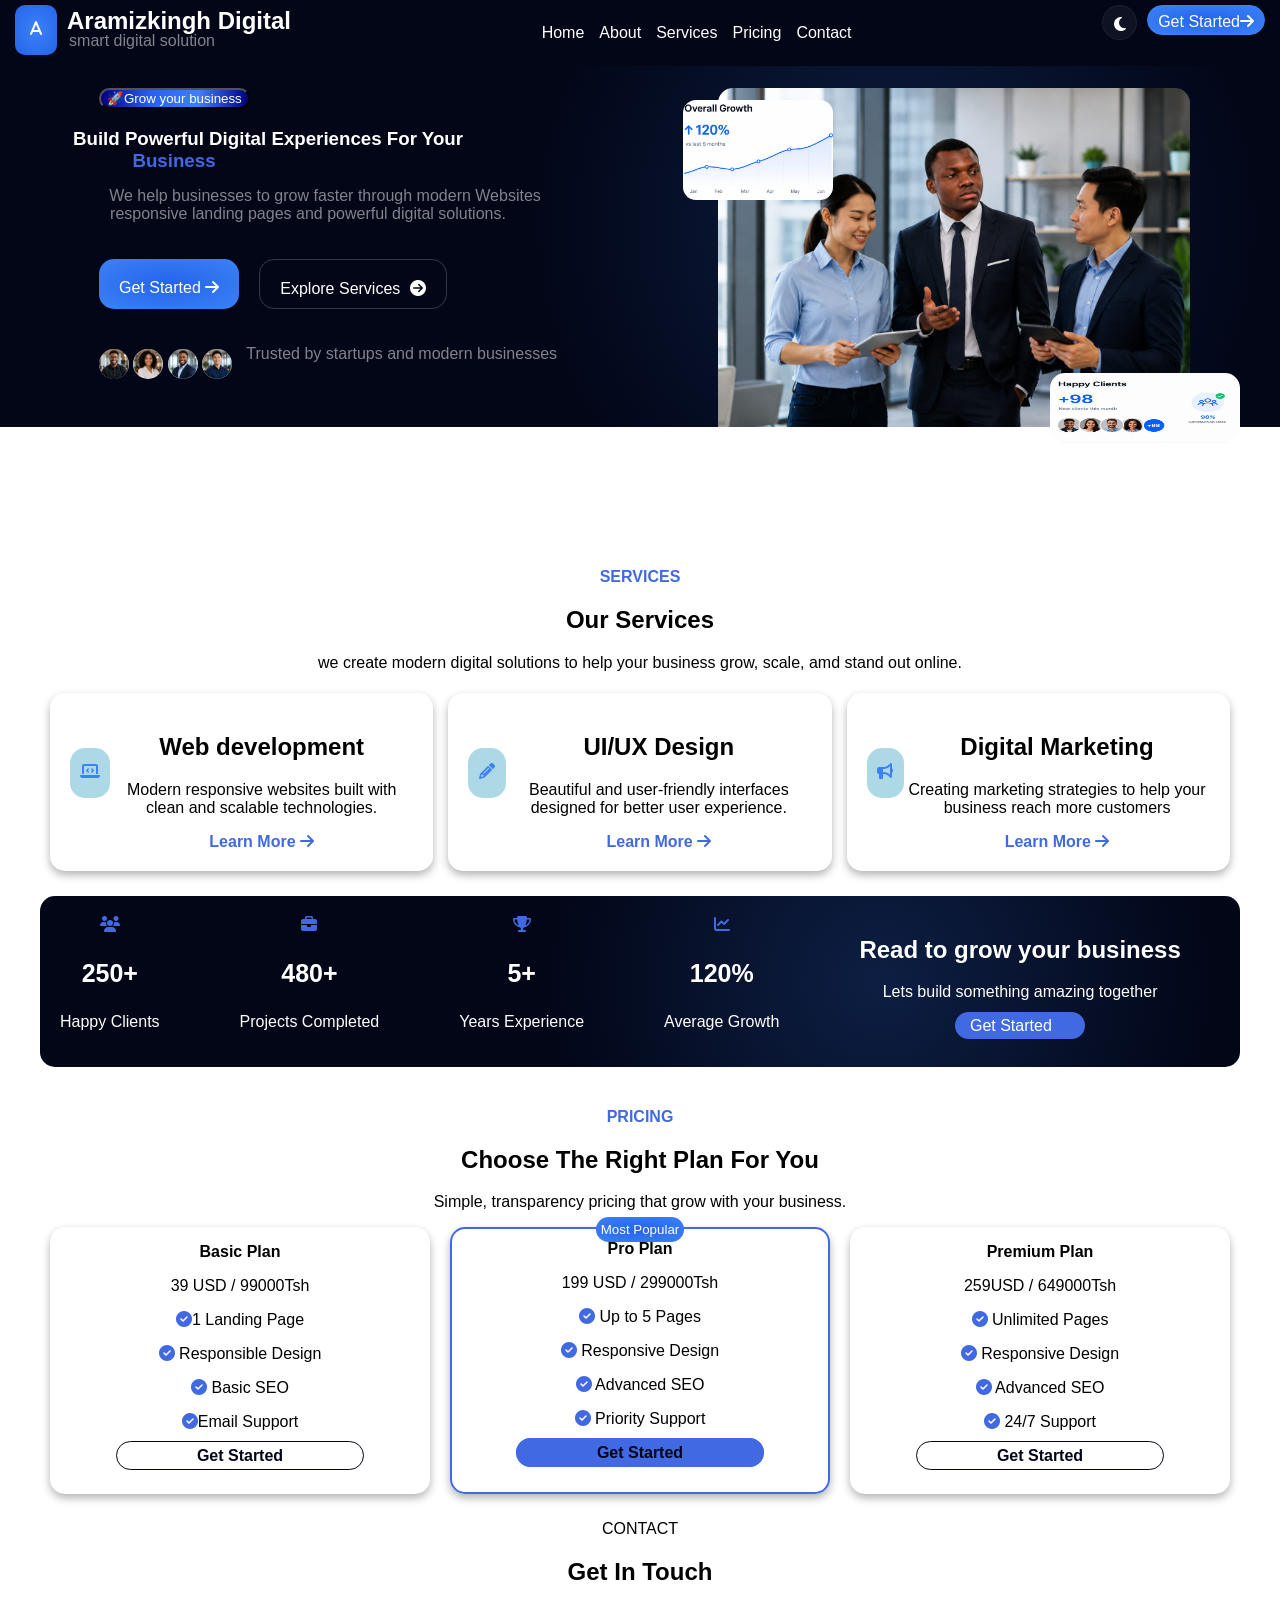
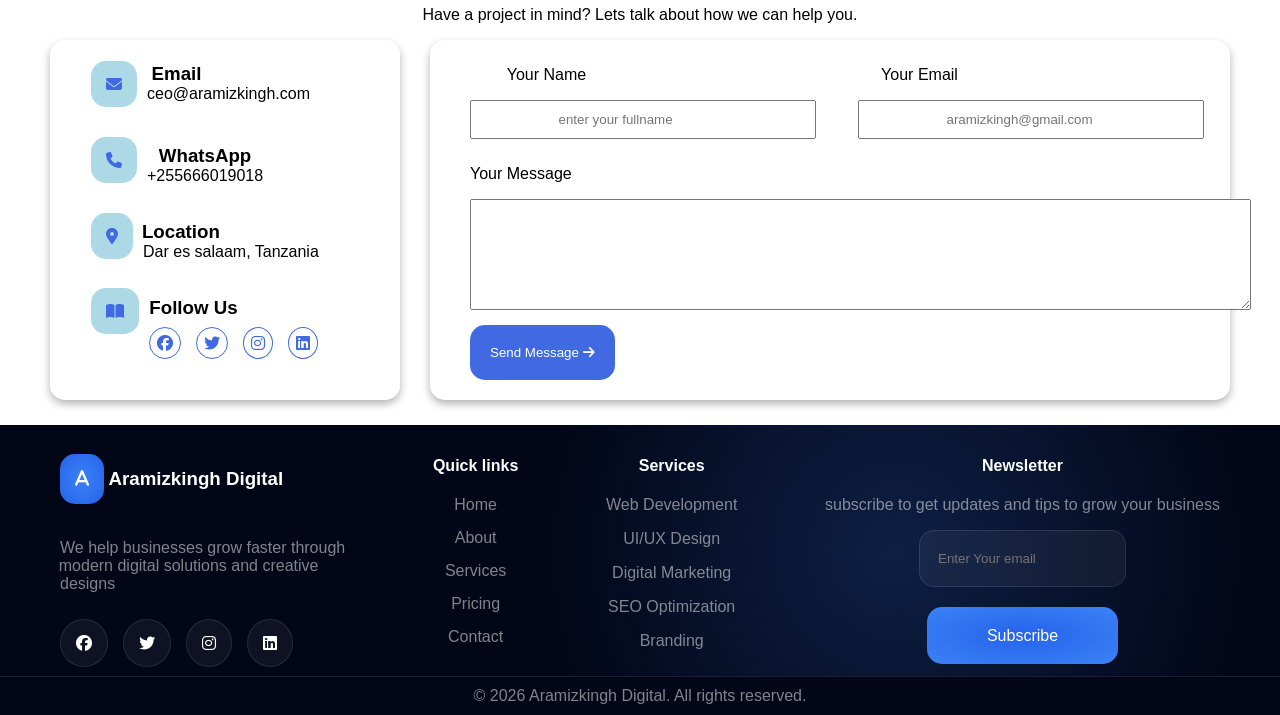
<file: index.html>
<!doctype html>
<html lang="en">
    <head>
        <meta charset="UTF-8">
        <meta name="viewport" content="width=device-width,initial-scale=1.0">
        <title>Aramizkingh Digital</title>
        <link rel="stylesheet" href="style.css">
        <link rel="stylesheet" href="responsive.css">
        <link rel="stylesheet" href="https://cdnjs.cloudflare.com/ajax/libs/font-awesome/6.5.0/css/all.min.css">
        <link href="https://fonts.googleapis.com/css2?family=Poppins:wght@300;400;600;700&display=swap" rel="stylesheet">
    </head>
    <body>
        <!--HEADER-SECTION-->
        <section class="header-section">
            <div class="nav-bar">
                <div id="brand">
                    <div id="brand-icon">
                    <i class="fas fa-a"></i>
                    </div>
                    <div id="brand-name">
                        <h2>Aramizkingh Digital</h2>
                        <p>smart digital solution</p>
                    </div>
                </div>
                <div id="nav-links">
                    <a href="#hero-section">Home</a>
                    <a href="#hero-section">About</a>
                    <a href="#services">Services</a>
                    <a href="#pricing-section">Pricing</a>
                    <a href="#contact-section">Contact</a>
                </div>
                <div id="nav-button">
                    <div id="moon-icon">
                    <i class="fas fa-moon"></i>
                    </div>
                    <div id="nav-getstartedbutton">
                        <a href="#contact-section">Get Started<i class="fas fa-arrow-right"></i></a>
                    </div>
                </div>
            </div>
            <!--hero section inside header section-->
            <section id="hero-section">
                <div class="photo">
                <img src="image/overall.jpeg" id="overall">
                <img src="image/photo.jpeg" id="profilephoto">
                <img src="image/happyclients.jpeg" id="happyclients">
                </div>
                <div class="hero-content">
                    <button id="grow-business">🚀Grow your business</button>
                    <h1>Build   Powerful   Digital    Experiences  <span id="foryou"> For    Your </span>   <span id="business">Business</span></h1>
                    <p id="hero">We help businesses to grow faster through modern Websites <span id="hero-contentp">  responsive landing pages and powerful digital solutions.</span></p>
                    <div class="hero-buttons">
                        <a href="#contact-section" id="Get-Started">Get Started <i class="fas fa-arrow-right"></i></a>
                        <a href="#services" id="Explore-Services">Explore Services <i class="fas fa-circle-arrow-right"></i></a>
                    </div>
                    <div class="hero-footer">
                        <div class="hero-footerimg">
                        <img src="images/photo2.jpeg" class="image">
                        <img src="images/photo1.jpeg" class="image">
                        <img src="images/photo3.jpeg" class="image">
                        <img src="images/photo4.jpeg" class="image">
                        </div>
                        <div class="hero-footerp">
                        <p id="p">Trusted by startups and modern businesses</p>
                        </div>
                    </div>
                </div>
            </section>
        </section>
        <!--TRUSTED-SECTION-->
        <section class="trusted-section">
            <p>Trusted by startups and morden businesses</p>
            <div class="trusted-company">
                <div id="logipsum">
                    <p><i class="fas fa-cube" id="logipsum"></i> logipsum</p>
                </div>
                <div id="IPSUM">
                    <p><i class="fas fa-gem" id="IPSUM"></i> IPSUM</p>
                </div>
                <div id="logolpsum">
                    <p><i class="fas fa-layer-group" id="logolpsum"></i> logolpsum</p>
                </div>
                <div id="LOGOIPSUM">
                    <p><i class="fas fa-bullseye" id="LOGOIPSUM"></i>LOGOIPSUM</p>
                </div>
                <div id="logopsum">
                    <p><i class="fas fa-link" id="logoipsum"></i>logopsum</p>
                </div>
                <div id="LOGO">
                    <p><i class="fas fa-globe" id="LOGO"></i>LOGO</p>
                </div>
            </div>
        </section>
        <!--SERVICES-SECTION-->
        <section id="services">
            <p><strong>SERVICES</strong></p>
            <h1>Our Services</h1>
            <p id="servicep">we create modern digital solutions to help your business grow, scale, amd stand out online.</p>
            <div class="our-services">
                <div class="services">
                    <div class="service-icon">
                        <i class="fas fa-laptop-code"></i>
                    </div>
                    <div class="service-description">
                        <h2>Web development</h2>
                        <p>Modern responsive websites built with clean and scalable technologies.</p>
                        <a href="https://wa.me/255666019018?text=I+want+to+learn+more+about+web+development" target="_blank" rel="noopener noreferrer">Learn More <i class="fas fa-arrow-right"></i></a>
                    </div>
                </div>
                <div class="services">
                    <div class="service-icon">
                        <i class="fas fa-pencil"></i>
                    </div>
                    <div class="service-description">
                        <h2>UI/UX Design</h2>
                        <p>Beautiful and user-friendly interfaces designed for better user experience.</p>
                        <a href="https://wa.me/255666019018?text=I+want+to+learn+more+about+UI/UX+design" target="_blank" rel="noopener noreferrer">Learn More <i class="fas fa-arrow-right"></i></a>
                    </div>
                </div>
                <div class="services">
                   <div class="service-icon">
                       <i class="fas fa-bullhorn"></i>
                   </div>
                   <div class="service-description">
                       <h2>Digital Marketing</h2>
                       <p>Creating marketing strategies to help your business reach more customers</p>
                       <a href="https://wa.me/255666019018?text=I+want+to+learn+more+about+digitalMarketing" target="_blank" rel="noopener  noreferrer">Learn More <i class="fas fa-arrow-right"></i></a>
                   </div>
                </div>
            </div>
        </section>
        <!--EXPERIENCE-SECTION-->
        <section class="experience-section">
            <div class="experience">
                <div class="happy-clients">
                    <i class="fas fa-users"></i>
                    <p class="value">250+</p>
                    <p>Happy Clients</p>
                </div>
                <div class="projects-completed">
                    <i class="fas fa-briefcase"></i>
                    <p class="value">480+</p>
                    <p>Projects Completed</p>
                </div>
                <div class="years-experience">
                    <i class="fas fa-trophy"></i>
                    <p class="value">5+</p>
                    <p>Years Experience</p>
                </div>
                <div class="average-growth">
                    <i class="fas fa-chart-line"></i>
                    <p class="value">120%</p>
                    <p>Average Growth</p>
                </div>
                <div class="addition-info">
                    <h2>Read to grow your business</h2>
                    <p>Lets build something amazing together</p>
                    <a href="#contact-section" id="getstarted">
                        Get Started <i class="fas fa-arrow-right"></i>
                    </a>
                </div>
            </div>
        </section>
        <!--PRICING-SECTION-->
        <section id="pricing-section">
            <p class="pricing">PRICING</p>
            <h2>Choose The Right Plan For You</h2>
            <p>Simple, transparency pricing that grow with your business.</p>
            <div class="pricing-plans">
                <div class="plan">
                    <div class="basic-plan">
                    <p class="plan-p">Basic Plan</p>
                    <p>39 USD / 99000Tsh</p>
                    <p><i class="fas fa-check-circle"></i>1 Landing Page</p>
                    <p><i class="fas fa-check-circle"></i> Responsible Design</p>
                    <p><i class="fas fa-check-circle"></i> Basic SEO</p>
                    <p><i class="fas fa-check-circle"></i>Email Support</p>
                    <a href="https://wa.me/255666019018?text=Hello%20Aramizkingh%20Digital,%20am%20interested%20in%20the%20Basic%20Plan." target="_blank" rel="noopener noreferrer" class="plan-button">Get Started</a>
                    </div>
                </div>
                <div class="plan">
                    <div id="pro">
                    <button>Most Popular</button>
                    <div class="pro-plandesign">
                    <p class="plan-p">Pro Plan</p>
                    <p>199 USD / 299000Tsh</p>
                    <p><i class="fas fa-check-circle"></i> Up to 5 Pages</p>
                    <p><i class="fas fa-check-circle"></i> Responsive Design</p>
                    <p><i class="fas fa-check-circle"></i> Advanced SEO</p>
                    <p><i class="fas fa-check-circle"></i> Priority Support</p>
                    <a href="https://wa.me/255666019018?text=Hello%20Aramizkingh%20Digital,%20am%20interested%20in%20the%20pro%20plan." target="_blank" rel="noopener noreferrer" class="plan-button">Get Started</a>
                    </div>
                    </div>
                </div>
                <div class="plan">
                    <div class="premium-plan">
                    <p class="plan-p">Premium Plan</p>
                    <p>259USD / 649000Tsh</p>
                    <p><i class="fas fa-check-circle"></i> Unlimited Pages</p>
                    <p><i class="fas fa-check-circle"></i> Responsive Design</p>
                    <p><i class="fas fa-check-circle"></i> Advanced SEO</p>
                    <p><i class="fas fa-check-circle"></i> 24/7 Support</p>
                    <a href="https://wa.me/255666019018?text=Hello%20Aramizkingh%20Digital,%20am%20interested%20in%20premium%20plan." target="_blank" rel="noopener noreferrer" class="plan-button">Get Started</a>
                    </div>
                </div>
            </div>
        </section>
        <!--CONTACT-SECTION-->
        <section id="contact-section">
            <p>CONTACT</p>
            <h2>Get In Touch</h2>
            <p>Have a project in mind? Lets talk about how we can help you.</p>
           <div class="contact-user">
            <div class="contact-information">
                <div class="email">
                     <div class="contact-icon">
                        <div class="icons">
                       <i class="fas fa-envelope"></i>
                        </div>
                     </div>
                    <div class="description">
                        <div id="EMAIL">
                         <h3>Email</h3>
                         <p>ceo@aramizkingh.com</p>
                        </div>
                    </div>
                </div>
                <div class="phone-number">
                    <div class="contact-icon">
                        <div class="icons">
                        <i class="fas fa-phone"></i>
                        </div>
                    </div>
                    <div class="description">
                        <div id="WhatsApp">
                         <h3>WhatsApp</h3>
                         <p>+255666019018</p>
                        </div>
                    </div>
                </div>
                <div class="location">
                    <div class="contact-icon">
                        <div class="icons">
                       <i class="fas fa-map-marker-alt"></i>
                        </div>
                    </div>
                    <div class="description">
                        <div id="LOCATION">
                         <h3>Location</h3>
                         <p>Dar es salaam, Tanzania</p>
                        </div>
                    </div>
                </div>
                <div class="Follow-Us">
                    <div class="contact-icon">
                      <i class="fas fa-book-open"></i>
                    </div>
                    <div class="description">
                        <div id="followus">
                         <h3>Follow Us</h3>
                         <div class="info-icons">
                           <i class="fab  fa-facebook"></i>
                           <i class="fab fa-twitter"></i>
                           <i class="fab fa-instagram"></i>
                           <i class="fab fa-linkedin"></i>
                         </div>
                        </div>
                    </div>
                </div>
            </div>
            <div class="userInput-information">
                <div class="inputs">
                    <div class="user-name">
                        <p>Your Name</p>
                        <input type="text" placeholder="enter your fullname" id="name">
                    </div>
                    <div class="user-email">
                        <p>Your Email</p>
                        <input type="text" placeholder="aramizkingh@gmail.com" id="email">
                    </div>
                </div>
                <div class="textarea">
                    <p>Your Message</p>
                    <textarea type="text" rows="7" cols="95" id="message"></textarea>
                
                 <button id="send-message">Send Message <i class="fas fa-arrow-right"></i></button>
                </div>
            </div>
           </div>
        </section>
        <!--FOOTER-SECTION-->
        <section class="footer-section">

            <div class="footer-right">
                <h3><i class="fas fa-a" id="right-icon"></i> Aramizkingh Digital</h3>
                <p><pan>We help businesses grow faster through</pan><br><span id="second">modern digital solutions and creative</span><br><span id="third">designs</span></p>
                <div class="footer-icons">
                    <i class="fab fa-facebook"></i>
                    <i class="fab fa-twitter"></i>
                    <i class="fab fa-instagram"></i>
                    <i class="fab fa-linkedin"></i>
                </div>
            </div>
            <div>
                <h4>Quick links</h4>
                <div class="quick-links">
                <a href="#hero-section">Home</a>
                <a href="#hero-section">About</a>
                <a href="#services">Services</a>
                <a href="#pricing-section">Pricing</a>
                <a href="#contact-section">Contact</a>
                </div>
            </div>
            <div>
                <h4>Services</h4>
                <div id="footer-services">
                    <p>Web Development</p>
                    <p>UI/UX Design</p>
                    <p>Digital Marketing</p>
                    <p>SEO Optimization</p>
                    <p>Branding</p>
                </div>
            </div>
            <div>
                <h4>Newsletter</h4>
                <p id="newsletterp">subscribe to get updates and tips to grow your business</p>
                <div>
                    <input type="text" placeholder="Enter Your email" id="footer-input">
                </div>
                <div id="subscribe-button">
                 <a href="subscribe.html">Subscribe</a> 
                </div>
            </div>
        </section>
        <footer>
            &copy 2026 Aramizkingh Digital. All rights reserved.
        </footer>
        <script src="script.js"></script>
    </body>
</html>
</file>
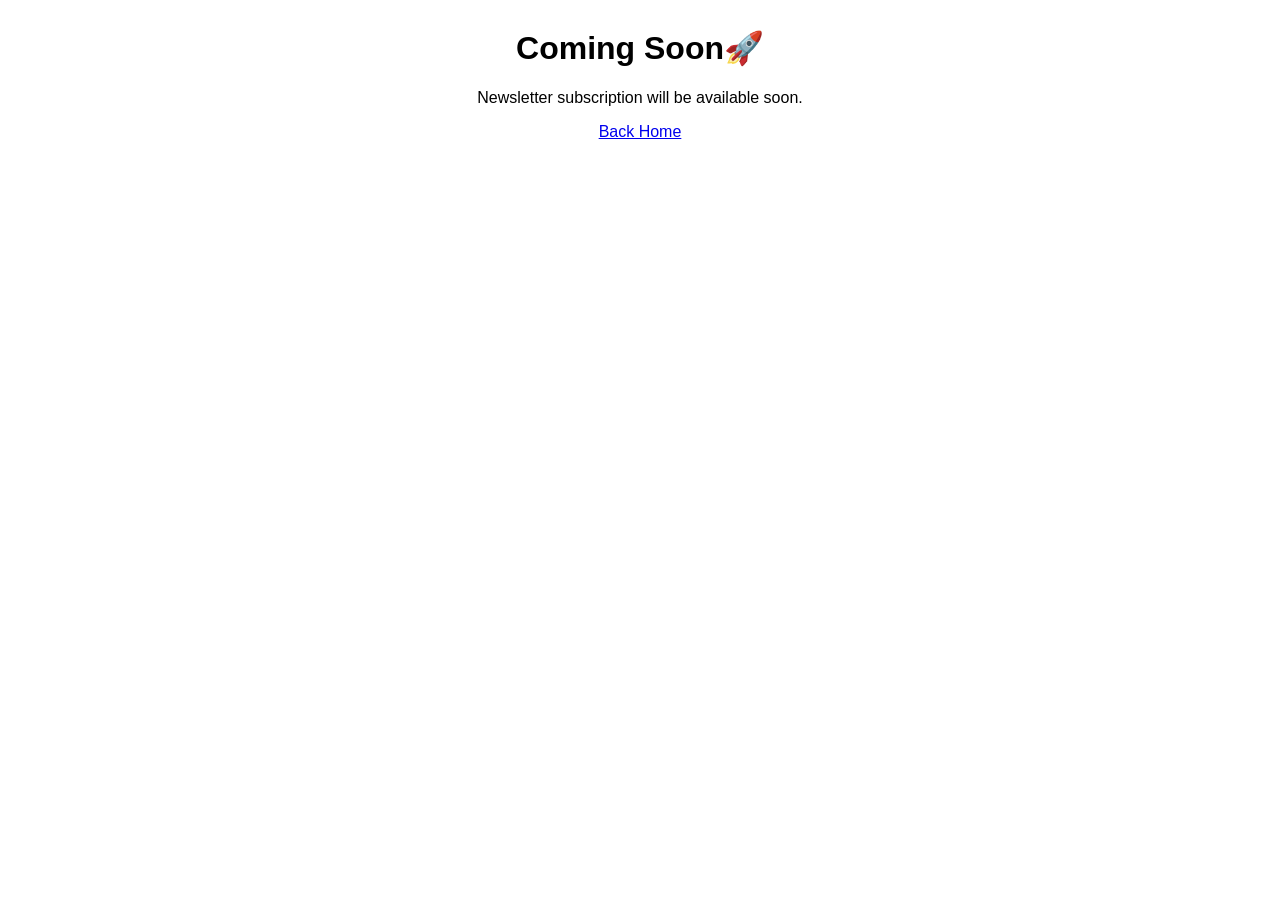
<file: subscribe.html>
<!doctype html>
<html lang="en">
    <head>
        <meta charset="UTF-8">
        <meta name="viewport" content="width=device-width, initial-scale=1.0">
        <link rel="stylesheet" href="style.css">
    </head>
    <body>
        <h1>Coming Soon🚀</h1>
        <p>Newsletter subscription will be available soon.</p>
        <a href="index.html">Back Home</a>
    </body>
</html>
</file>
<file: style.css>
*{
    box-sizing: border-box;
    margin-right: 0px;
    margin-left: 0px;
}
body{
    background: radial-gradient(white,white,white);
    font-family: sans-serif;
    text-align: center;
    margin-left: 0;
    margin-right: 0;
    margin-bottom: 0;
    overflow-x: hidden;
}
html{
    overflow-x: hidden;
    scroll-behavior: smooth;
}
/*header-section*/
.header-section{
    background:radial-gradient(circle at 70% 50%, rgba(59,130,246,0.2),transparent 40%),#020617;
    color: white;
    width: 100%;
    overflow: hidden;
}
.nav-bar{
    display: flex;
    justify-content: space-between;
    top: 0;
    left: 0;
    background: #020617;
    padding: 5px 15px;
    width: 100%;
    position:fixed;
    z-index:1;
}
#brand{
    display: flex;
    gap:10px;
}
#brand-icon{
    color: white;
    background:radial-gradient(#3b82f6,#2563eb);
    padding: 15px 15px;
    height: 50px;
    border-radius: 10px;
}
#brand-name{
    line-height: 0;
    position: relative;
    bottom: 4px;
}
#brand-name p{
    position:relative;
    right: 37px;
    color:rgba(255,255,255,0.5);
}
#nav-links{
    display: flex;
    gap: 15px;
    align-items: center;
}
#nav-links a{
    color:white;
    text-decoration: none;
}
#nav-links a:hover{
    color:#3b82f6;
    text-decoration: underline;
}
#nav-button{
    display:flex;
    gap: 10px;
}
#moon-icon{
    background: rgba(255,255,255,0.05);
    border:1px solid rgba(255,255,255,0.05);
    border-radius: 50%;
    height:35px;
    width:35px;
    padding:10px; 
}
#nav-getstartedbutton a{
    color:white;
    text-decoration: none;
}
#nav-getstartedbutton{
    border:solid 1px #3b82f6;
    background: radial-gradient(#2563eb,#3b82f6);
    border-radius:15px;
    padding: 7px 10px;
    height: 30px;
    transition: 0.3s;
}
#nav-getstartedbutton:hover{
    transform:scale(1.05);
}
/*hero-section*/
#hero-section{
    padding: 80px 50px;
}
.photo img{
    position:relative;
    right:40px;
    width: 40%;
    float: right;
    border-radius: 15px;
    height: 70%;
}
#overall{
    position:absolute;
    border-radius:13px;
    width:150px;
    height:100px;
    z-index:1;
    right:447px;
    top:100px;
}
#happyclients{
    position:absolute;
    border-radius:15px;
    width:190px;
    height:70px;
    z-index:1;
    top:373px;
}
.hero-content{
    position: relative;
    display:flex;
    flex-direction: column;
    align-items: flex-start;
    width: 40%;
    left:49px;
}
#business{
    position:relative;
    right:94px;
    color:royalblue;
}
#hero{
    position:relative;
    right:10px;
}
#hero-contentp{
    position:relative;
    right:17px;
}
#grow-business{
    border-radius:30px;
    color:white;
    background:linear-gradient(90deg,navy,#2563eb,#3b82f6,navy);
}
.hero-content h1{
    position:relative;
    right: 67px;
    line-height: 1.2;
}
.hero-content p{
    position:relative;
    bottom:20px;
    right:6px;
    Color:rgba(255,255,255,0.5);
}
.hero-buttons {
    display:flex;
    gap:20px;
}
#Get-Started{
    background: radial-gradient(#2563eb,#3b82f6);
    padding:20px;
    height: 50px;
    border-radius: 15px;
    color: white;
    text-decoration: none;
}
#Get-Started:hover{
    transform:scale(1.05);
}
#Explore-Services{
    padding:20px;
    height:50px;
    border-radius:15px;
    border:1px solid rgba(255,255,255,0.2);
    text-decoration:none;
    display:flex;
    gap:10px;
    color:white;
}
#Explore-Services:hover{
    background: radial-gradient(#2563eb,#3b82f6);
    transform:scale(1.05);
}
.hero-footer{
    display:flex;
    position:relative;
    top:40px;
    gap:20px;
}
.hero-footer img{
    gap:0;
    height:30px;
    width:30px;
    border-radius:50%;
    line-height:0;
}
.trusted-section{
    position:relative;
    bottom:15px;
    background: radial-gradient(lightblue);
    backdrop-filter: blur(10px);
    background-color: white;
    padding:5px 10px;
    text-align: center;
    color:rgba(255,255,255,5);
    
}
.trusted-company{
    position:relative;
    display:flex;
    width:100%;
    gap:120px;
    left:80px;
}
/*SERVICES-SECTION*/
#services strong{
    color:royalblue;
}
.services{
    display: flex;
    background-color: white;
    backdrop-filter: blur(10px);
    background: rgba(255,255,255,0.05);
    box-shadow: 0 4px 8px 0 rgba(0,0,0,0.3);
    border-radius: 15px;
    padding:20px;
}
.our-services{
    display: grid;
    grid-template-columns: repeat(3,1fr);
    gap:15px;
    padding:5px 50px;
}
.service-description a{
    text-decoration: none;
    color: royalblue;
    font-weight: bold;
}
.service-icon{
    position: relative;
    color:#3b82f6;
    font-weight: bold;
    background: lightblue;
    width:50px;
    height: 50px;
    border-radius: 15px;
    top:35px;
    padding:15px 10px;
}
/*EXPERIENCE-SECTION*/
.experience{
    display: flex;
    background:radial-gradient(circle at 70% 50%, rgba(59,130,246,0.2),transparent 40%),#020617;
    color:white;
    padding:20px 20px;
    border-radius:15px;
    margin: 20px 40px; 
    gap:80px;
}
.experience i{
    color:royalblue;
}
.experience .value{
    font-weight: bold;
    font-size: 25px;
}
#getstarted{
    text-decoration: none;
    color:white;
    background: royalblue;
    padding:5px 15px;
    border-radius:15px;
}
/*PRICING-SECTION*/
#pricing-section{
    padding:5px 50px;
}
#pricing-section .pricing{
    color:royalblue;
    font-weight: bold;
}
.plan{
    background: rgba(255,255,255,0.05);
    backdrop-filter: brul(10px);
    background-color: white;
    box-shadow: 0 4px 8px 0 rgba(0,0,0,0.3);
    border-radius:15px;
}
.pricing-plans{
    display:grid;
    grid-template-columns: repeat(3,1fr);
    gap:20px;
}
.plan a{
    color: #020617;
    text-decoration: none;
    border: 1px solid;
    padding: 5px 80px;
    border-radius:15px;
}
.plan-button{
    font-weight: bold;
}
.plan-p{
    font-weight: bold;
}
.plan button{
    position:relative;
    color:white;
    background: radial-gradient(#2563eb,#3b82f6);
    border-radius: 15px;
    bottom:12px;      
    border: 0px;
    padding: 5px 5px;
}
.plan #pro{
    border:2px solid royalblue;
    border-radius:15px;
}
.plan i{
    color:royalblue;
}
#pro a{
    background: royalblue;
    border: 1px solid royalblue
    ;
}
.pro-plandesign{
    position:relative;
    bottom:30px;
}
/*CONTACT-SECTION*/
.contact-information{
    background: rgba(255,255,255,0.05);
    backdrop-filter: brul(10px);
    border-radius: 15px;
    border:1px solid rgba(255,255,255,0.5);
    box-shadow: 0 4px 8px 0 rgba(0,0,0,0.3);
    width:350px;
    padding: 10px 20px;
    height:360px;
}
.email, .phone-number, .location, .Follow-Us{
    display:flex;
    gap:10px;
    padding:10px 20px;
}
.contact-icon i{
    background: lightblue;
    padding:15px;
    border-radius:15px;
    color:royalblue;
}
.description{
    line-height: 1.2px;
}
.icons{
    display: flex;
    flex-direction: column;
    align-items: flex-start;
}
#EMAIL{
    line-height: 1px;
    position:relative;
    bottom:7px;
}
#EMAIL h3{
    position:relative;
    right:52px;
}
#whatsApp{
    position:relative;
    line-height: 1.2px;
}
#LOCATION{
    position:relative;
    line-height: 1px;
}
#LOCATION h3{
    position:relative;
    right:50px;
}
#followus h3{
    position:relative;
    right:40px;
}
.userInput-information{
    background: rgba(255,255,255,0.05);
    backdrop-filter: brul(10px);
    box-shadow: 0 4px 8px 0 rgba(0,0,0,0.3);
    border-radius:15px;
    width:800px;
}
#contact-section{
    padding:5px 50px;
}
.contact-user{
    display:grid;
    grid-template-columns: repeat(2,1fr);
    gap:10px;
}
.description{
  display:flex;
  flex-direction: column;  
  gap:5px;
}
.description i{
    color:royalblue;
    display: flex;
    border-radius: 50%;
    border:1px solid royalblue;
    padding:7px;
}
.info-icons{
    display:flex;
    gap:15px;
}
.inputs{
    display:flex;
    gap: 200px;
    padding:10px 30px;
}
.user-name input{
    position:relative;
    padding:10px 50%;
    left:10px;
}
.user-email input{
    position:relative;
    padding:10px 50%;
    left:25px;
}
.textarea{
    position:relative;
    display:flex;
    flex-direction: column;
    align-items: flex-start;
    left:40px;
}
.textarea button{
    color:white;
    background-color: royalblue;
    text-decoration: none;
    padding:20px;
    border-radius:15px;
    position:relative;
    top:15px;
    border:none;
}
/*FOOTER-SECTION*/
.footer-section{
    background:radial-gradient(circle at 70% 50%, rgba(59,130,246,0.2),transparent 40%),#020617;
    color:white;
    width:100%;
    display:flex;
    padding:10px 60px;
    justify-content: space-between;
    gap:30px;
    margin-top: 20px;
}
.footer-right{
    display:flex;
    flex-direction: column;
    align-items: flex-start;
}
.footer-right p{
    color:rgba(255,255,255,0.5);
}
#second{
    position:relative;
    right:14px;
}
#third{
    position:relative;
    right:115px;
}
#right-icon{
    color:white;
    background: radial-gradient(#3b82f6,#2563eb);
    padding:15px 15px;
    height:50px;
    border-radius:15px;
}
.footer-icons{
    display:flex;
    gap:15px;
    position:relative;
    top:10px;
}
.footer-icons i{
    background: rgba(255,255,255,0.05);
    backdrop-filter: brul(10px);
    padding:15px;
    border-radius:50%;
    border:solid 1px rgba(255,255,255,0.1);
}
.quick-links{
    display: grid;
    gap:15px;
}
.quick-links a{
    color:rgba(255,255,255,0.5);
    text-decoration:none;
}
.quick-links a:hover{
    text-decoration: underline;
    color:royalblue;
}
#subscribe-button{
    position:relative;
    top:40px;
}
#subscribe-button a{
    color:white;
    text-decoration:none;
    background: radial-gradient(#2563eb,#3b82f6);
    border-radius:15px;
    padding:20px 60px;
}
footer{
    background: #020617;
    color:rgba(255,255,255,0.5);
    margin-bottom: 0px;
    padding: 10px;
    border-top: 1px solid rgba(255,255,255,0.1);
}
#footer-input{
    background: rgba(255,255,255,0.05);
    backdrop-filter: brul(10px);
    border:1px solid rgba(255,255,255,0.1);
    padding:20px 18px;
    border-radius:15px;
    color:rgba(255,255,255,0.5);
}
#footer-services,#newsletterp{
    color:rgba(255,255,255,0.5);
}
</file>
<file: responsive.css>
/*RESPONSIVE DESIGN*/
/*large phones*/
@media(max-width:414px){
    *{
        box-sizing: border-box;
        margin-left: 0px;
        margin-right: 0px;
    }
    body{
        overflow-x:hidden;
        margin-left: 0;
        margin-right: 0;
    }
    .nav-bar{
        display:flex;
        flex-direction: column;
        line-height: 1px;
        font-size: 10px;
    }
    #brand{
        display:flex;
        gap:20px;
        position:relative;
        right:5px;
    }
    #brand-name{
        position:relative;
        top:5px;
    }
    #brand-name h2{
        position:relative;
        right: 15px;
    }
    #nav-button{
        position:relative;
        left:230px;
        bottom:50px;
        font-size:9px;
    }
    #nav-links{
        position:relative;
        justify-content: center;
    }
    #grow-business{
        position:relative;
        font-size: 11px;
        top:20px;
        right:70px;
    }
    #p{
        position:relative;
        top: 25px;
        right: 70px;
        width:200%;
    }
    /*hero-section*/
    #hero-section{
        display:flex;
        flex-wrap: wrap;
    }
    .photo #profilephoto{
        position:relative;
        height:200px;
        width:250px;
        left:15px;
    }
    .photo #happyclients{
        position:absolute;
        height:49px;
        width:100px;
        opacity:100%;
        right:10px;
        top:250px;
    }
    .photo #overall{
        position:absolute;
        left:10px;
        height:49px;
        width:100px;
    }
    .hero-content h1{
        width:400px;
        padding-right: 69px;
        line-height: 1.3;
    }
    #hero{
        line-height: 1.2;
        position:relative;
        right:70px;
        width:300%;
    }
    #hero-contentp{
        position:relative;
        left:2px;
    }
    #Get-Started{
        position:relative;
        right:70px;
        padding:10px 40px;
        display:flex;
    }
    #Explore-Services{
        position:relative;
        right:70px;
        padding:10px 40px;
    }
    .hero-footerimg{
        display:flex;
        position:relative;
        top:50px;
        right:60px;
    }
    .hero-footerp{
        width:100px;
    }
    /*trusted section*/
    .trusted-company{
        font-size: 10px;
        flex-wrap: wrap;
        gap: 20px;
        padding-right:90px;
    }
    /*services section*/
    .our-services{
        display:grid;
        grid-template-columns: repeat(1,1fr);
    }
    /*experience section*/
    .experience{
        display:flex;
        flex-direction: column;
        gap:0px;
        width: 90%;
        position:relative;
        right:15px;
    }
    /*pricing section*/
    .pricing-plans{
        display:grid;
        grid-template-columns: repeat(1,1fr);
    }
    .basic-plan,.premium-plan{
        position:relative;
        bottom:10px;
    }
    /*contact section*/
    .contact-user{                             
        display:grid;
        grid-template-columns: repeat(1,1fr);
    }
    .contact-information{
        padding:5px 10px;
        width:300px;
    }
    .userInput-information{
        width:300px;
        position:relative;
    }
    .inputs{
        padding:5px 15px;
        gap:10px;
        display:grid;
        gap:0px;
    }
    .user-name input{
        position:relative;
        padding:5px 1px;
    }
    .user-email input{
        position:relative;
        padding:5px 1px;
        margin-right: 30px;
    }
    .textarea textarea{
        width:225px;
        height:50px;
    }
    .textarea button{
        position:relative;
        padding:px;
        margin-bottom: 20px;
    }
    /*footer section*/
    .footer-section{
        display:flex;
        flex-wrap:wrap;
        padding-bottom: 70px ;
    }
    .footer-right p{
        width:300px;
    }
}
@media(max-width:360px){
    /*nav-bar section*/
    #nav-button{
        position:relative;
        left: 207px;
        font-size:8px;
    }
    /*hero section*/
    #Get-Started{
        position:relative;
        right:85px;
        padding:8px 38px;
    }
    #Explore-Services{
        position:relative;
        right:92px;
        padding:8px 38px;
    }
    .hero-content h1{
        font-size: 20px;
        display: inline;
        position: relative;
        right:90px
    }
    #foryou{
        position:relative;
        right:60px;
    }
    #business{
        position:relative;
        right:55px;
    }
    #grow-business{
        position:relative;
        right:90px;
        top:15px;
    }
    #p{
        position:relative;
        right:85px;
    }
}
</file>
